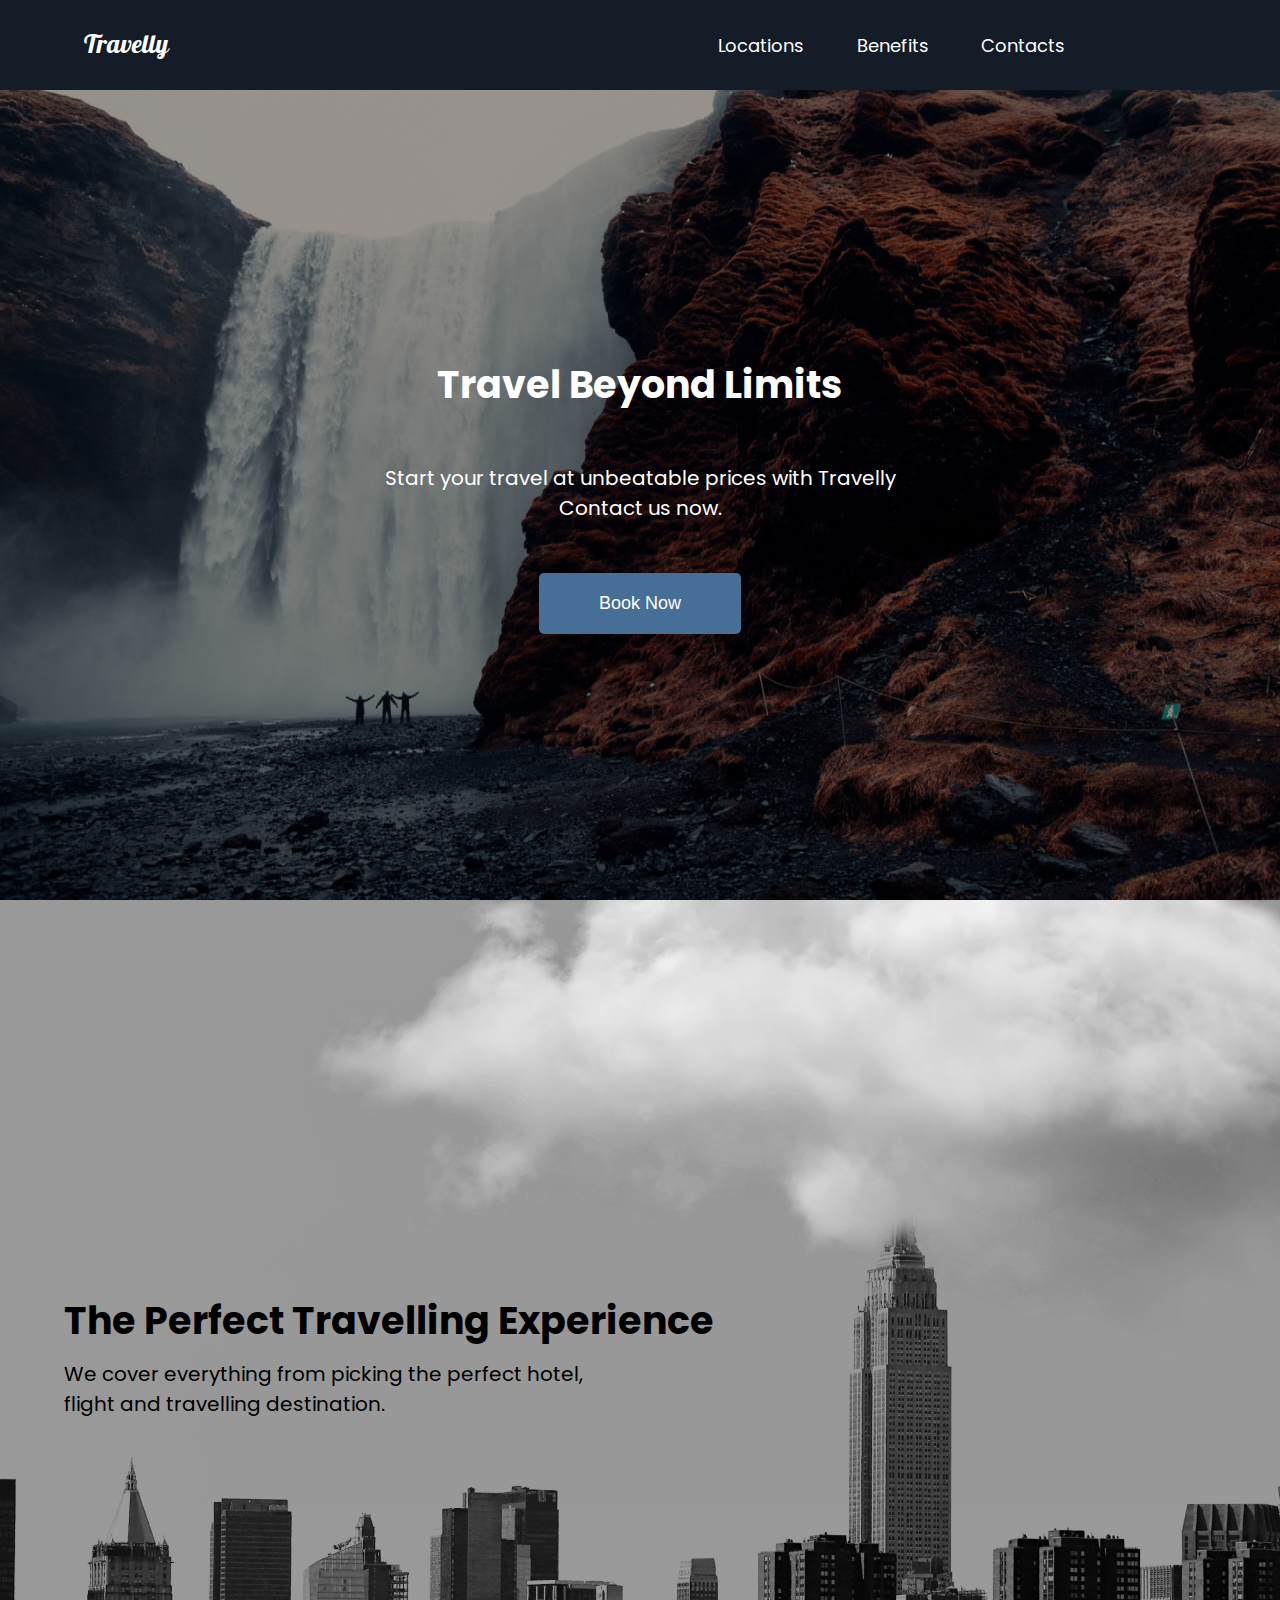
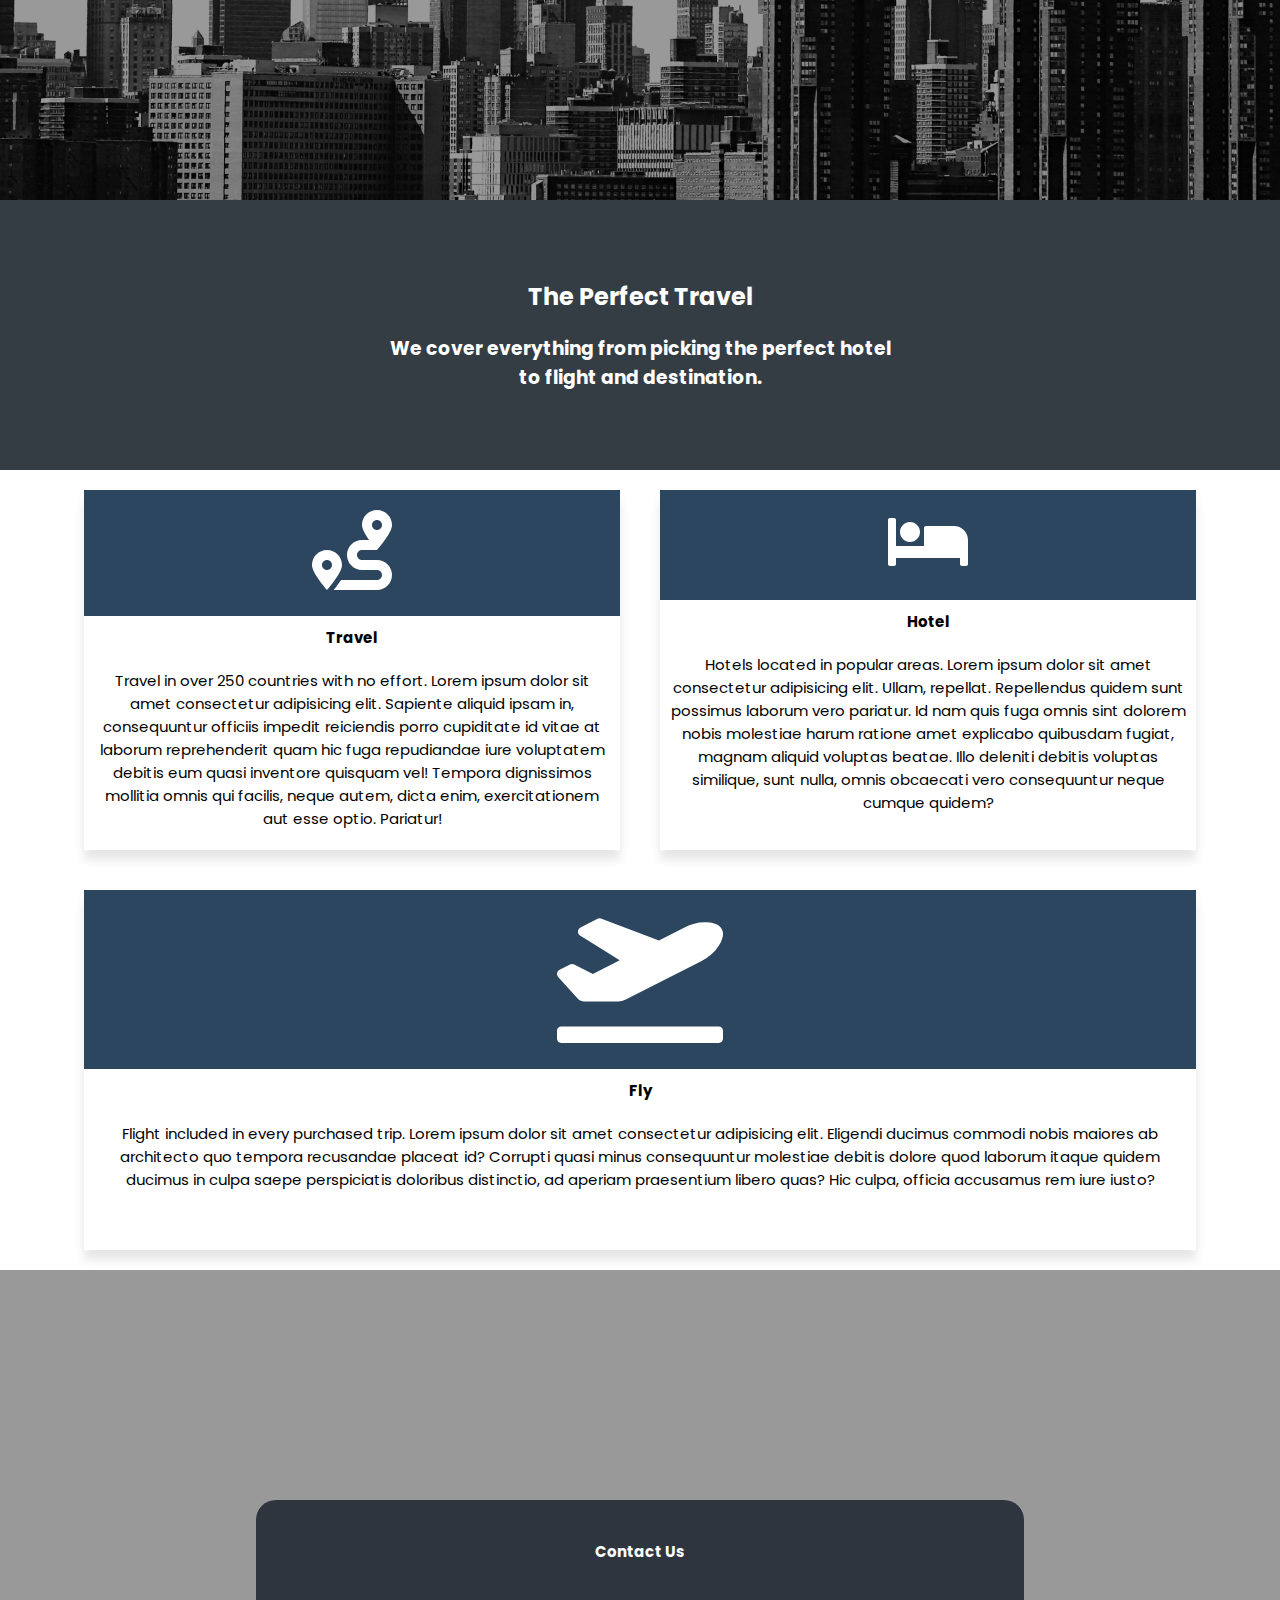
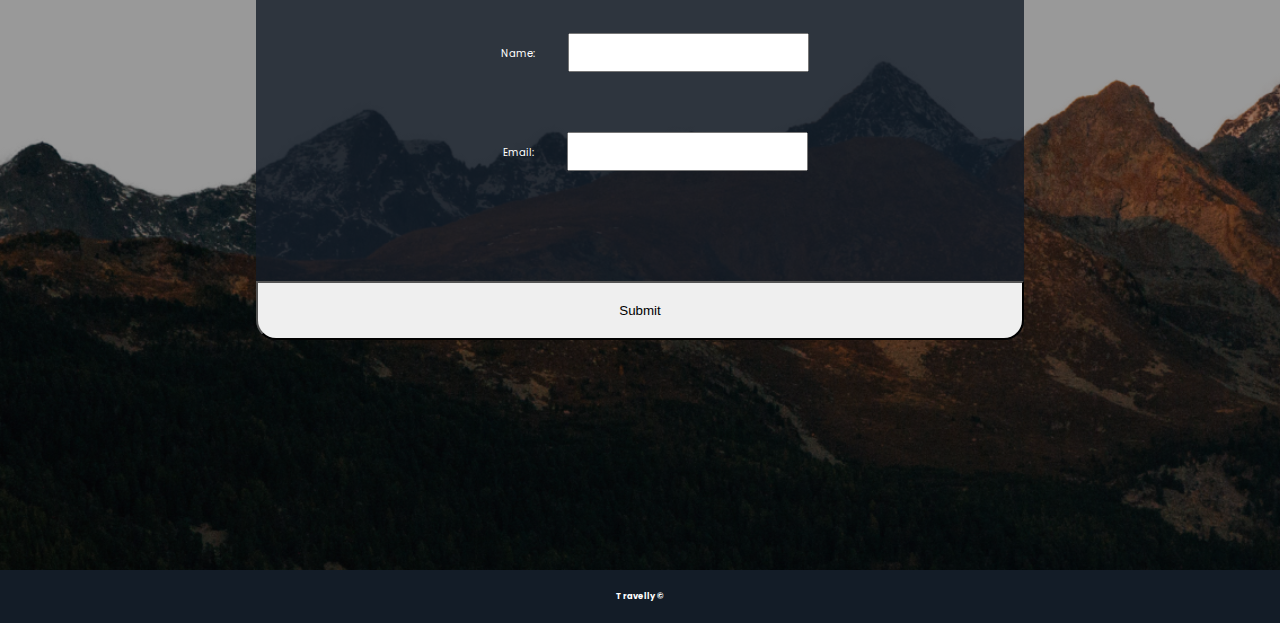
<file: index.html>
<!DOCTYPE html>
<html lang="en">

<head>
  <meta charset="UTF-8">
  <meta name="viewport" content="width=device-width, initial-scale=1.0">
  <meta http-equiv="X-UA-Compatible" content="ie=edge">
  <link href="https://fonts.googleapis.com/css2?family=Pattaya&family=Poppins:wght@400;500&display=swap"
    rel="stylesheet">
  <link rel="stylesheet" href="./styles/styles.css">
  <meta name="description" content="Travelly, your one stop trveling agency.">
  <meta name="robots" content="index, follow">
  <link rel="icon" href="./media/icons/airplane.svg">

  <title>Travelly | Travelling Agency</title>
</head>

<body>
  <header class="main-head">
    <nav>
      <h1 id="logo">Travelly</h1>
      <ul>
        <li><a href="#locations">Locations</a></li>
        <li><a href="#benefits">Benefits</a></li>
        <li><a href="#contact">Contacts</a></li>
        <li></li>
        <li></li>
      </ul>
    </nav>
  </header>

  <section class="hero">
    <h2>Travel Beyond Limits</h2>
    <h3>Start your travel at unbeatable prices with Travelly <br /> Contact us now.</h3>
    <button>Book Now</button>
  </section>

  <section id="locations">
    <header class="locations-head">
      <h2>The Perfect Travelling Experience</h2>
      <h3>We cover everything from picking the perfect hotel, <br />
        flight and travelling destination. </h3>
      <img src="/media/img/cloud.png" class="moving-cloud-1 cloud" alt="">
    </header>
  </section>

  <section class="benefits" id="benefits">
    <header class="benefits-head">
      <h2>The Perfect Travel</h2>
      <h3>We cover everything from picking the perfect hotel <br />
        to flight and destination. </h3>
    </header>
    <div class="cards">
      <div class="card">
        <div class="card-icon">
          <img src="/media/icons/route-solid.svg" alt="">
        </div>
        <h4>Travel</h4>
        <p>Travel in over 250 countries with no effort. Lorem ipsum dolor sit amet consectetur adipisicing elit.
          Sapiente aliquid ipsam in, consequuntur officiis impedit reiciendis porro cupiditate id vitae at laborum
          reprehenderit quam hic fuga repudiandae iure voluptatem debitis eum quasi inventore quisquam vel! Tempora
          dignissimos mollitia omnis qui facilis, neque autem, dicta enim, exercitationem aut esse optio. Pariatur!</p>
      </div>
      <div class="card">
        <div class="card-icon">
          <img src="/media/icons/bed-solid.svg" alt="">
        </div>
        <h4>Hotel</h4>
        <p>Hotels located in popular areas. Lorem ipsum dolor sit amet consectetur adipisicing elit. Ullam, repellat.
          Repellendus quidem sunt possimus laborum vero pariatur. Id nam quis fuga omnis sint dolorem nobis molestiae
          harum ratione amet explicabo quibusdam fugiat, magnam aliquid voluptas beatae. Illo deleniti debitis voluptas
          similique, sunt nulla, omnis obcaecati vero consequuntur neque cumque quidem?</p>
      </div>
      <div class="card">
        <div class="card-icon">
          <img src="/media/icons/plane-departure-solid.svg" alt="">
        </div>
        <h4>Fly</h4>
        <p>Flight included in every purchased trip. Lorem ipsum dolor sit amet consectetur adipisicing elit. Eligendi
          ducimus commodi nobis maiores ab architecto quo tempora recusandae placeat id? Corrupti quasi minus
          consequuntur molestiae debitis dolore quod laborum itaque quidem ducimus in culpa saepe perspiciatis doloribus
          distinctio, ad aperiam praesentium libero quas? Hic culpa, officia accusamus rem iure iusto?</p>
      </div>
    </div>
  </section>

  <section id="contact">
    <div class="form-wrapper">
      <header class="form-head">
        <h2>Contact Us</h2>
      </header>
      <form action="">
        <div class="name-form">
          <label for="name">Name:</label>
          <input type="text" name="name" required>
        </div>
        <div class="email-form">
          <label for="email">Email:</label>
          <input type="text" name="email" required>
        </div>
        <button type="submit">Submit</button>
      </form>
    </div>
  </section>

  <footer>
    <div class="footer-wrapper">
      <h5>Travelly &copy;</h5>
    </div>
  </footer>
</body>

</html>
</file>
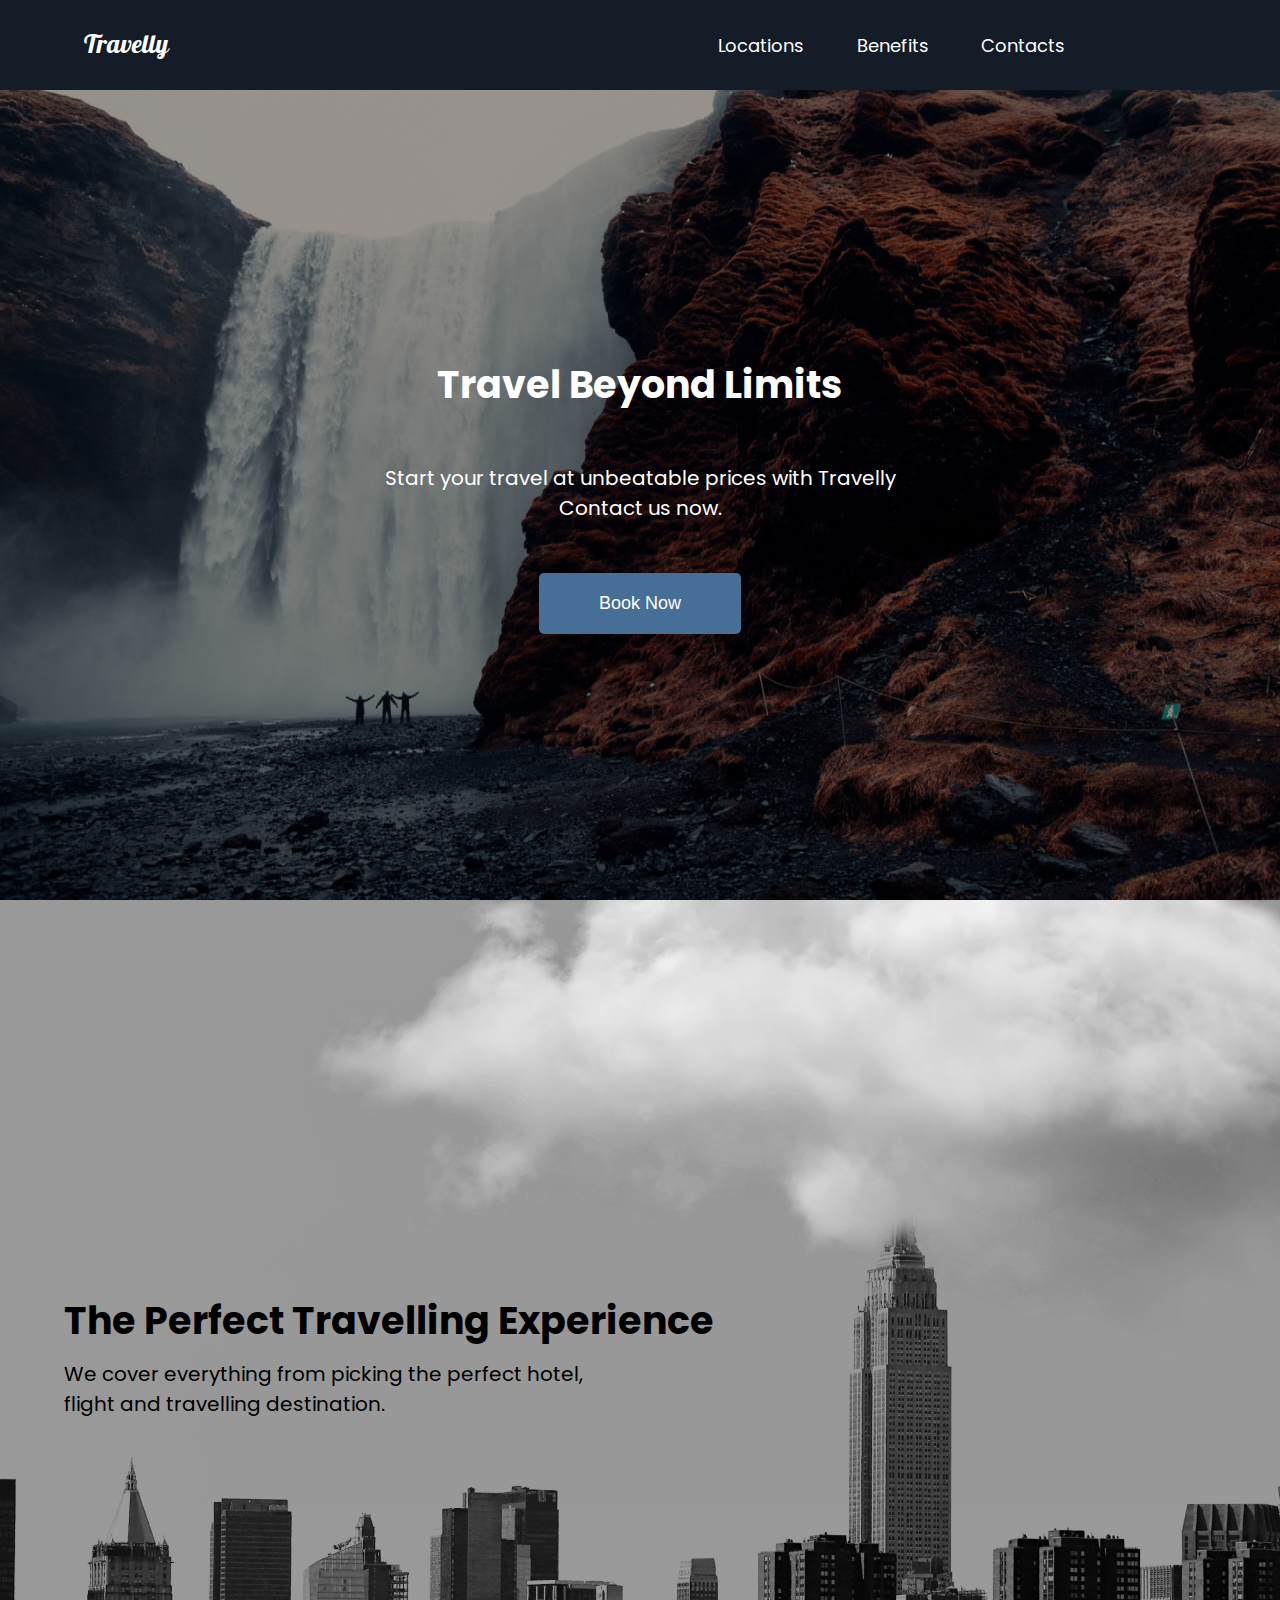
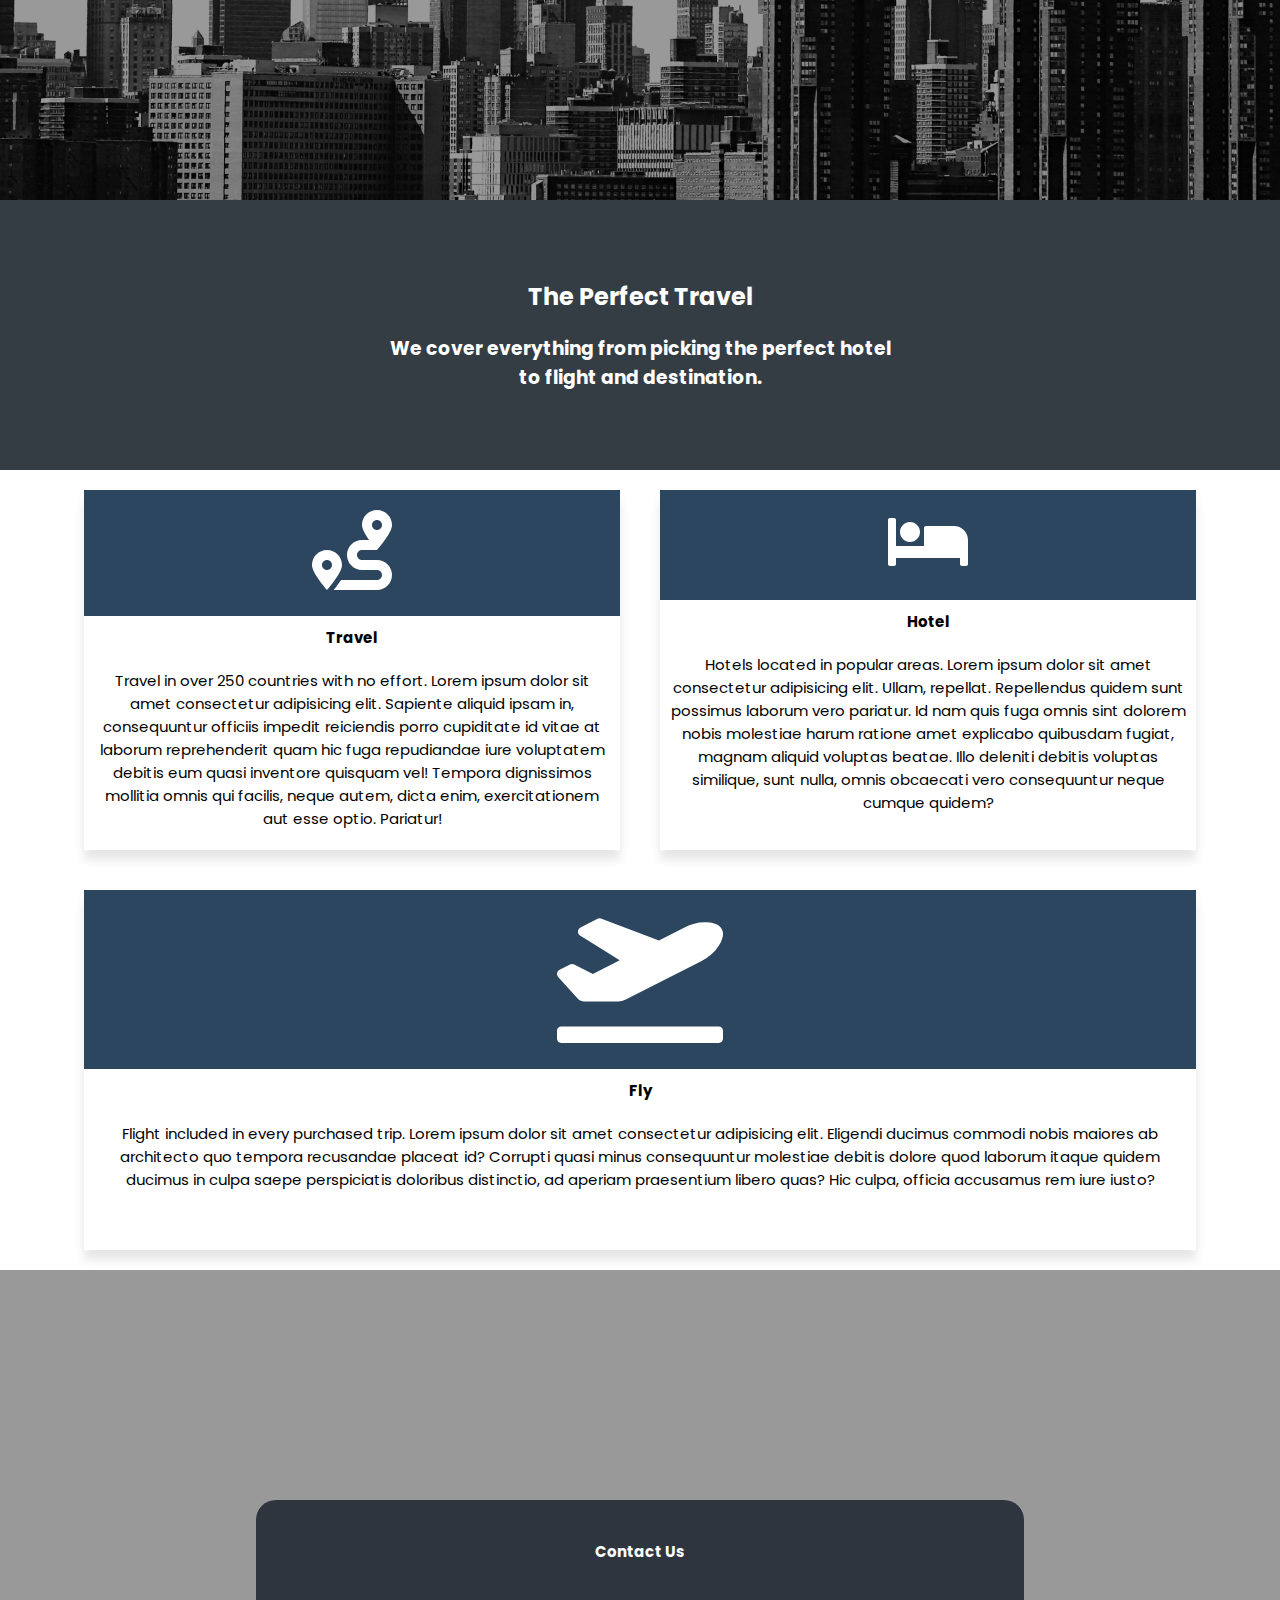
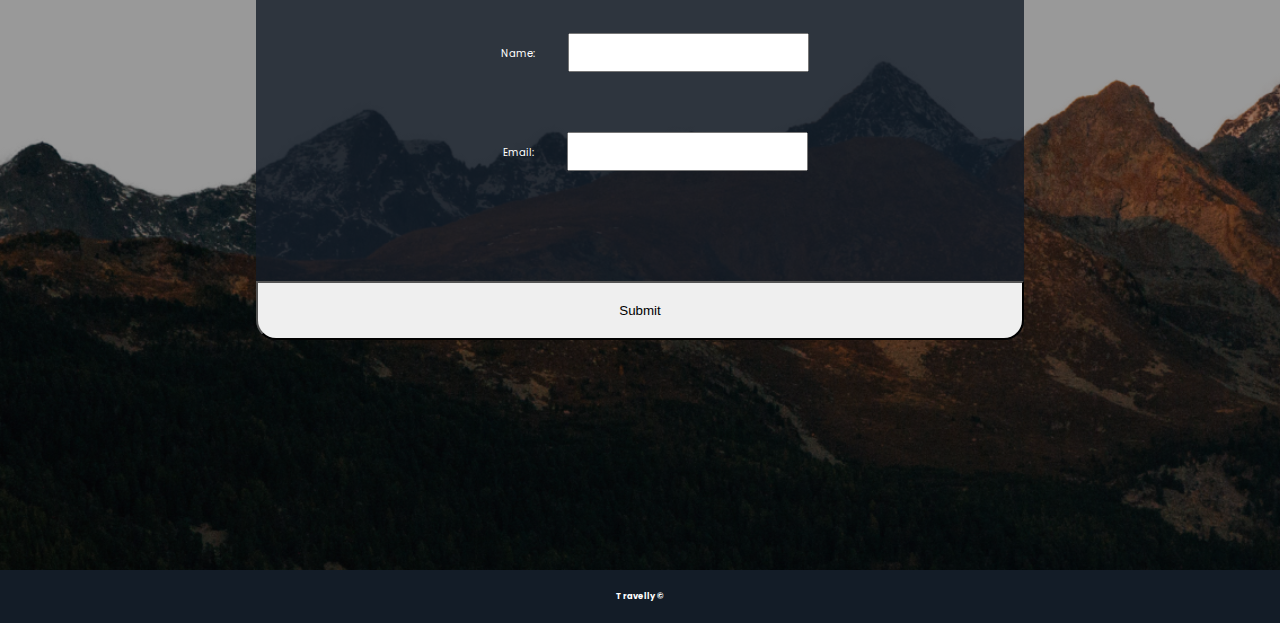
<file: public/index.html>
<!DOCTYPE html>
<html lang="en">

<head>
  <meta charset="UTF-8">
  <meta name="viewport" content="width=device-width, initial-scale=1.0">
  <meta http-equiv="X-UA-Compatible" content="ie=edge">
  <link href="https://fonts.googleapis.com/css2?family=Pattaya&family=Poppins:wght@400;500&display=swap"
    rel="stylesheet">
  <link rel="stylesheet" href="./styles/styles.css">
  <meta name="description" content="Travelly, your one stop trveling agency.">
  <meta name="robots" content="index, follow">
  <link rel="icon" href="./media/icons/airplane.svg">

  <title>Travelly | Travelling Agency</title>
</head>

<body>
  <header class="main-head">
    <nav>
      <h1 id="logo">Travelly</h1>
      <ul>
        <li><a href="#locations">Locations</a></li>
        <li><a href="#benefits">Benefits</a></li>
        <li><a href="#contact">Contacts</a></li>
        <li></li>
        <li></li>
      </ul>
    </nav>
  </header>

  <section class="hero">
    <h2>Travel Beyond Limits</h2>
    <h3>Start your travel at unbeatable prices with Travelly <br /> Contact us now.</h3>
    <button>Book Now</button>
  </section>

  <section id="locations">
    <header class="locations-head">
      <h2>The Perfect Travelling Experience</h2>
      <h3>We cover everything from picking the perfect hotel, <br />
        flight and travelling destination. </h3>
      <img src="/public/media/img/cloud.png" class="moving-cloud-1 cloud" alt="">
    </header>
  </section>

  <section class="benefits" id="benefits">
    <header class="benefits-head">
      <h2>The Perfect Travel</h2>
      <h3>We cover everything from picking the perfect hotel <br />
        to flight and destination. </h3>
    </header>
    <div class="cards">
      <div class="card">
        <div class="card-icon">
          <img src="/public/media/icons/route-solid.svg" alt="">
        </div>
        <h4>Travel</h4>
        <p>Travel in over 250 countries with no effort. Lorem ipsum dolor sit amet consectetur adipisicing elit.
          Sapiente aliquid ipsam in, consequuntur officiis impedit reiciendis porro cupiditate id vitae at laborum
          reprehenderit quam hic fuga repudiandae iure voluptatem debitis eum quasi inventore quisquam vel! Tempora
          dignissimos mollitia omnis qui facilis, neque autem, dicta enim, exercitationem aut esse optio. Pariatur!</p>
      </div>
      <div class="card">
        <div class="card-icon">
          <img src="/public/media/icons/bed-solid.svg" alt="">
        </div>
        <h4>Hotel</h4>
        <p>Hotels located in popular areas. Lorem ipsum dolor sit amet consectetur adipisicing elit. Ullam, repellat.
          Repellendus quidem sunt possimus laborum vero pariatur. Id nam quis fuga omnis sint dolorem nobis molestiae
          harum ratione amet explicabo quibusdam fugiat, magnam aliquid voluptas beatae. Illo deleniti debitis voluptas
          similique, sunt nulla, omnis obcaecati vero consequuntur neque cumque quidem?</p>
      </div>
      <div class="card">
        <div class="card-icon">
          <img src="/public/media/icons/plane-departure-solid.svg" alt="">
        </div>
        <h4>Fly</h4>
        <p>Flight included in every purchased trip. Lorem ipsum dolor sit amet consectetur adipisicing elit. Eligendi
          ducimus commodi nobis maiores ab architecto quo tempora recusandae placeat id? Corrupti quasi minus
          consequuntur molestiae debitis dolore quod laborum itaque quidem ducimus in culpa saepe perspiciatis doloribus
          distinctio, ad aperiam praesentium libero quas? Hic culpa, officia accusamus rem iure iusto?</p>
      </div>
    </div>
  </section>

  <section id="contact">
    <div class="form-wrapper">
      <header class="form-head">
        <h2>Contact Us</h2>
      </header>
      <form action="">
        <div class="name-form">
          <label for="name">Name:</label>
          <input type="text" name="name" required>
        </div>
        <div class="email-form">
          <label for="email">Email:</label>
          <input type="text" name="email" required>
        </div>
        <button type="submit">Submit</button>
      </form>
    </div>
  </section>

  <footer>
    <div class="footer-wrapper">
      <h5>Travelly &copy;</h5>
    </div>
  </footer>
</body>

</html>
</file>
<file: styles/styles.css>
* {
  margin: 0;
  padding: 0;
  -webkit-box-sizing: border-box;
          box-sizing: border-box;
}

html {
  font-size: 62.5%;
}

body {
  font-family: 'Poppins', sans-serif;
}

.main-head {
  background: #131c27;
  color: white;
  position: -webkit-sticky;
  position: sticky;
  top: 0;
  z-index: 3;
}

.main-head h1 {
  font-size: 2.6rem;
}

.main-head li, .main-head button, .main-head label, .main-head input, .main-head p {
  font-size: 1.8rem;
}

.main-head a {
  color: white;
  text-decoration: none;
}

.main-head nav {
  min-height: 10vh;
  display: -webkit-box;
  display: -ms-flexbox;
  display: flex;
  padding: 2rem;
  min-height: 10vh;
  width: 90%;
  margin: auto;
  -webkit-box-align: center;
      -ms-flex-align: center;
          align-items: center;
  -ms-flex-wrap: wrap;
      flex-wrap: wrap;
}

.main-head nav ul {
  display: -webkit-box;
  display: -ms-flexbox;
  display: flex;
  list-style: none;
  -webkit-box-flex: 1;
      -ms-flex: 1 1 40rem;
          flex: 1 1 40rem;
  -ms-flex-pack: distribute;
      justify-content: space-around;
  -webkit-box-align: center;
      -ms-flex-align: center;
          align-items: center;
}

.main-head nav #logo {
  font-family: 'Pattaya', sans-serif;
  -webkit-box-flex: 2;
      -ms-flex: 2 1 40rem;
          flex: 2 1 40rem;
  font-weight: 300;
}

.hero {
  color: white;
  min-height: 90vh;
  background: -webkit-gradient(linear, left top, left bottom, from(rgba(0, 0, 0, 0.4))), url("/media/img/landing-page.jpg");
  background: linear-gradient(rgba(0, 0, 0, 0.4)), url("/media/img/landing-page.jpg");
  background-repeat: no-repeat;
  background-size: cover;
  background-position: center;
  display: -webkit-box;
  display: -ms-flexbox;
  display: flex;
  -webkit-box-orient: vertical;
  -webkit-box-direction: normal;
      -ms-flex-direction: column;
          flex-direction: column;
  -webkit-box-pack: center;
      -ms-flex-pack: center;
          justify-content: center;
  -webkit-box-align: center;
      -ms-flex-align: center;
          align-items: center;
  text-align: center;
}

.hero h2 {
  font-size: 3.8rem;
}

.hero h3 {
  font-size: 2rem;
  font-weight: 400;
  padding: 5rem;
}

.hero h4, .hero h5 {
  font-size: 2.8rem;
}

.hero button {
  padding: 2rem 6rem;
  background: #466e97;
  border: none;
  font-size: 1.8rem;
  color: white;
  cursor: pointer;
  -webkit-transition: background 0.5s ease;
  transition: background 0.5s ease;
  border-radius: 0.5rem;
}

.hero button:hover {
  background: #2c4660;
}

#locations {
  min-height: 100vh;
  background: -webkit-gradient(linear, left top, left bottom, from(rgba(0, 0, 0, 0.4))), url("/media/img/new-york-page.png");
  background: linear-gradient(rgba(0, 0, 0, 0.4)), url("/media/img/new-york-page.png");
  background-size: center;
  background-position: center;
  display: -webkit-box;
  display: -ms-flexbox;
  display: flex;
  -webkit-box-align: center;
      -ms-flex-align: center;
          align-items: center;
  position: relative;
  overflow: hidden;
}

#locations .locations-head {
  width: 90%;
  margin: auto;
}

#locations .locations-head h2 {
  padding: 1rem 0rem;
  font-size: 3.8rem;
}

#locations .locations-head h3 {
  font-size: 2rem;
  font-weight: 400;
}

#locations .locations-head .cloud {
  position: absolute;
  top: 0%;
  right: 0%;
}

#locations .locations-head .moving-cloud-1 {
  -webkit-animation: cloudAnimation 4s infinite alternate ease;
          animation: cloudAnimation 4s infinite alternate ease;
}

@-webkit-keyframes cloudAnimation {
  from {
    -webkit-transform: translate(10%, -10%);
            transform: translate(10%, -10%);
  }
  to {
    -webkit-transform: translate(0%, 0%);
            transform: translate(0%, 0%);
  }
}

@keyframes cloudAnimation {
  from {
    -webkit-transform: translate(10%, -10%);
            transform: translate(10%, -10%);
  }
  to {
    -webkit-transform: translate(0%, 0%);
            transform: translate(0%, 0%);
  }
}

@media (max-width: 932px) {
  html {
    font-size: 45%;
  }
  nav {
    text-align: center;
  }
  nav ul {
    padding-left: 5rem;
  }
  #logo {
    padding: 2rem;
  }
  .cloud {
    position: relative;
    height: 40rem;
  }
}

.benefits .benefits-head {
  background: #343c44;
  padding: 3rem;
  min-height: 30vh;
  display: -webkit-box;
  display: -ms-flexbox;
  display: flex;
  -webkit-box-orient: vertical;
  -webkit-box-direction: normal;
      -ms-flex-direction: column;
          flex-direction: column;
  -webkit-box-pack: center;
      -ms-flex-pack: center;
          justify-content: center;
  -ms-flex-line-pack: center;
      align-content: center;
  text-align: center;
  color: white;
  font-size: 1.6rem;
}

.benefits h2, .benefits h3 {
  padding: 1rem;
}

.benefits .cards {
  width: 90%;
  margin: auto;
  display: -webkit-box;
  display: -ms-flexbox;
  display: flex;
  min-height: 70vh;
  -webkit-box-pack: center;
      -ms-flex-pack: center;
          justify-content: center;
  -ms-flex-line-pack: center;
      align-content: center;
  -webkit-box-align: center;
      -ms-flex-align: center;
          align-items: center;
  -ms-flex-wrap: wrap;
      flex-wrap: wrap;
  font-size: 1.5rem;
}

.benefits .cards .card {
  -webkit-box-flex: 1;
      -ms-flex: 1 1 35rem;
          flex: 1 1 35rem;
  min-height: 40vh;
  margin: 2rem 2rem;
  -webkit-box-shadow: 0px 10px 10px rgba(0, 0, 0, 0.1);
          box-shadow: 0px 10px 10px rgba(0, 0, 0, 0.1);
  text-align: center;
}

.benefits .cards .card-icon {
  background: #2c4660;
}

.benefits .cards img {
  max-width: 15%;
  margin: 2rem;
}

.benefits .cards h4, .benefits .cards p {
  padding: 1rem;
}

#contact {
  min-height: 100vh;
  background: -webkit-gradient(linear, left top, left bottom, from(rgba(0, 0, 0, 0.4))), url("/media/img/contact-mountain.png");
  background: linear-gradient(rgba(0, 0, 0, 0.4)), url("/media/img/contact-mountain.png");
  background-size: cover;
  background-repeat: none;
  display: -webkit-box;
  display: -ms-flexbox;
  display: flex;
  -webkit-box-align: center;
      -ms-flex-align: center;
          align-items: center;
  -webkit-box-pack: center;
      -ms-flex-pack: center;
          justify-content: center;
}

#contact .form-wrapper {
  background: rgba(19, 28, 39, 0.8);
  width: 60%;
  color: white;
  border-radius: 20px;
}

#contact .form-wrapper .form-head {
  text-align: center;
  padding: 4rem;
}

#contact .form-wrapper .name-form, #contact .form-wrapper .email-form {
  padding: 3rem;
  text-align: center;
}

#contact .form-wrapper label {
  margin: 0rem 3rem;
}

#contact .form-wrapper button {
  width: 100%;
  padding: 2rem;
  margin-top: 8rem;
  border-bottom-left-radius: 20px;
  border-bottom-right-radius: 20px;
}

#contact .form-wrapper input {
  padding: 1rem 3rem;
}

footer {
  color: white;
  background: #131c27;
  padding: 2rem;
  display: -webkit-box;
  display: -ms-flexbox;
  display: flex;
  -webkit-box-pack: center;
      -ms-flex-pack: center;
          justify-content: center;
}
/*# sourceMappingURL=styles.css.map */
</file>
<file: public/styles/styles.css>
* {
  margin: 0;
  padding: 0;
  -webkit-box-sizing: border-box;
          box-sizing: border-box;
}

html {
  font-size: 62.5%;
}

body {
  font-family: 'Poppins', sans-serif;
}

.main-head {
  background: #131c27;
  color: white;
  position: -webkit-sticky;
  position: sticky;
  top: 0;
  z-index: 3;
}

.main-head h1 {
  font-size: 2.6rem;
}

.main-head li, .main-head button, .main-head label, .main-head input, .main-head p {
  font-size: 1.8rem;
}

.main-head a {
  color: white;
  text-decoration: none;
}

.main-head nav {
  min-height: 10vh;
  display: -webkit-box;
  display: -ms-flexbox;
  display: flex;
  padding: 2rem;
  min-height: 10vh;
  width: 90%;
  margin: auto;
  -webkit-box-align: center;
      -ms-flex-align: center;
          align-items: center;
  -ms-flex-wrap: wrap;
      flex-wrap: wrap;
}

.main-head nav ul {
  display: -webkit-box;
  display: -ms-flexbox;
  display: flex;
  list-style: none;
  -webkit-box-flex: 1;
      -ms-flex: 1 1 40rem;
          flex: 1 1 40rem;
  -ms-flex-pack: distribute;
      justify-content: space-around;
  -webkit-box-align: center;
      -ms-flex-align: center;
          align-items: center;
}

.main-head nav #logo {
  font-family: 'Pattaya', sans-serif;
  -webkit-box-flex: 2;
      -ms-flex: 2 1 40rem;
          flex: 2 1 40rem;
  font-weight: 300;
}

.hero {
  color: white;
  min-height: 90vh;
  background: -webkit-gradient(linear, left top, left bottom, from(rgba(0, 0, 0, 0.4))), url("/media/img/landing-page.jpg");
  background: linear-gradient(rgba(0, 0, 0, 0.4)), url("/media/img/landing-page.jpg");
  background-repeat: no-repeat;
  background-size: cover;
  background-position: center;
  display: -webkit-box;
  display: -ms-flexbox;
  display: flex;
  -webkit-box-orient: vertical;
  -webkit-box-direction: normal;
      -ms-flex-direction: column;
          flex-direction: column;
  -webkit-box-pack: center;
      -ms-flex-pack: center;
          justify-content: center;
  -webkit-box-align: center;
      -ms-flex-align: center;
          align-items: center;
  text-align: center;
}

.hero h2 {
  font-size: 3.8rem;
}

.hero h3 {
  font-size: 2rem;
  font-weight: 400;
  padding: 5rem;
}

.hero h4, .hero h5 {
  font-size: 2.8rem;
}

.hero button {
  padding: 2rem 6rem;
  background: #466e97;
  border: none;
  font-size: 1.8rem;
  color: white;
  cursor: pointer;
  -webkit-transition: background 0.5s ease;
  transition: background 0.5s ease;
  border-radius: 0.5rem;
}

.hero button:hover {
  background: #2c4660;
}

#locations {
  min-height: 100vh;
  background: -webkit-gradient(linear, left top, left bottom, from(rgba(0, 0, 0, 0.4))), url("/media/img/new-york-page.png");
  background: linear-gradient(rgba(0, 0, 0, 0.4)), url("/media/img/new-york-page.png");
  background-size: center;
  background-position: center;
  display: -webkit-box;
  display: -ms-flexbox;
  display: flex;
  -webkit-box-align: center;
      -ms-flex-align: center;
          align-items: center;
  position: relative;
  overflow: hidden;
}

#locations .locations-head {
  width: 90%;
  margin: auto;
}

#locations .locations-head h2 {
  padding: 1rem 0rem;
  font-size: 3.8rem;
}

#locations .locations-head h3 {
  font-size: 2rem;
  font-weight: 400;
}

#locations .locations-head .cloud {
  position: absolute;
  top: 0%;
  right: 0%;
}

#locations .locations-head .moving-cloud-1 {
  -webkit-animation: cloudAnimation 4s infinite alternate ease;
          animation: cloudAnimation 4s infinite alternate ease;
}

@-webkit-keyframes cloudAnimation {
  from {
    -webkit-transform: translate(10%, -10%);
            transform: translate(10%, -10%);
  }
  to {
    -webkit-transform: translate(0%, 0%);
            transform: translate(0%, 0%);
  }
}

@keyframes cloudAnimation {
  from {
    -webkit-transform: translate(10%, -10%);
            transform: translate(10%, -10%);
  }
  to {
    -webkit-transform: translate(0%, 0%);
            transform: translate(0%, 0%);
  }
}

@media (max-width: 932px) {
  html {
    font-size: 45%;
  }
  nav {
    text-align: center;
  }
  nav ul {
    padding-left: 5rem;
  }
  #logo {
    padding: 2rem;
  }
  .cloud {
    position: relative;
    height: 40rem;
  }
}

.benefits .benefits-head {
  background: #343c44;
  padding: 3rem;
  min-height: 30vh;
  display: -webkit-box;
  display: -ms-flexbox;
  display: flex;
  -webkit-box-orient: vertical;
  -webkit-box-direction: normal;
      -ms-flex-direction: column;
          flex-direction: column;
  -webkit-box-pack: center;
      -ms-flex-pack: center;
          justify-content: center;
  -ms-flex-line-pack: center;
      align-content: center;
  text-align: center;
  color: white;
  font-size: 1.6rem;
}

.benefits h2, .benefits h3 {
  padding: 1rem;
}

.benefits .cards {
  width: 90%;
  margin: auto;
  display: -webkit-box;
  display: -ms-flexbox;
  display: flex;
  min-height: 70vh;
  -webkit-box-pack: center;
      -ms-flex-pack: center;
          justify-content: center;
  -ms-flex-line-pack: center;
      align-content: center;
  -webkit-box-align: center;
      -ms-flex-align: center;
          align-items: center;
  -ms-flex-wrap: wrap;
      flex-wrap: wrap;
  font-size: 1.5rem;
}

.benefits .cards .card {
  -webkit-box-flex: 1;
      -ms-flex: 1 1 35rem;
          flex: 1 1 35rem;
  min-height: 40vh;
  margin: 2rem 2rem;
  -webkit-box-shadow: 0px 10px 10px rgba(0, 0, 0, 0.1);
          box-shadow: 0px 10px 10px rgba(0, 0, 0, 0.1);
  text-align: center;
}

.benefits .cards .card-icon {
  background: #2c4660;
}

.benefits .cards img {
  max-width: 15%;
  margin: 2rem;
}

.benefits .cards h4, .benefits .cards p {
  padding: 1rem;
}

#contact {
  min-height: 100vh;
  background: -webkit-gradient(linear, left top, left bottom, from(rgba(0, 0, 0, 0.4))), url("/media/img/contact-mountain.png");
  background: linear-gradient(rgba(0, 0, 0, 0.4)), url("/media/img/contact-mountain.png");
  background-size: cover;
  background-repeat: none;
  display: -webkit-box;
  display: -ms-flexbox;
  display: flex;
  -webkit-box-align: center;
      -ms-flex-align: center;
          align-items: center;
  -webkit-box-pack: center;
      -ms-flex-pack: center;
          justify-content: center;
}

#contact .form-wrapper {
  background: rgba(19, 28, 39, 0.8);
  width: 60%;
  color: white;
  border-radius: 20px;
}

#contact .form-wrapper .form-head {
  text-align: center;
  padding: 4rem;
}

#contact .form-wrapper .name-form, #contact .form-wrapper .email-form {
  padding: 3rem;
  text-align: center;
}

#contact .form-wrapper label {
  margin: 0rem 3rem;
}

#contact .form-wrapper button {
  width: 100%;
  padding: 2rem;
  margin-top: 8rem;
  border-bottom-left-radius: 20px;
  border-bottom-right-radius: 20px;
}

#contact .form-wrapper input {
  padding: 1rem 3rem;
}

footer {
  color: white;
  background: #131c27;
  padding: 2rem;
  display: -webkit-box;
  display: -ms-flexbox;
  display: flex;
  -webkit-box-pack: center;
      -ms-flex-pack: center;
          justify-content: center;
}
/*# sourceMappingURL=styles.css.map */
</file>
